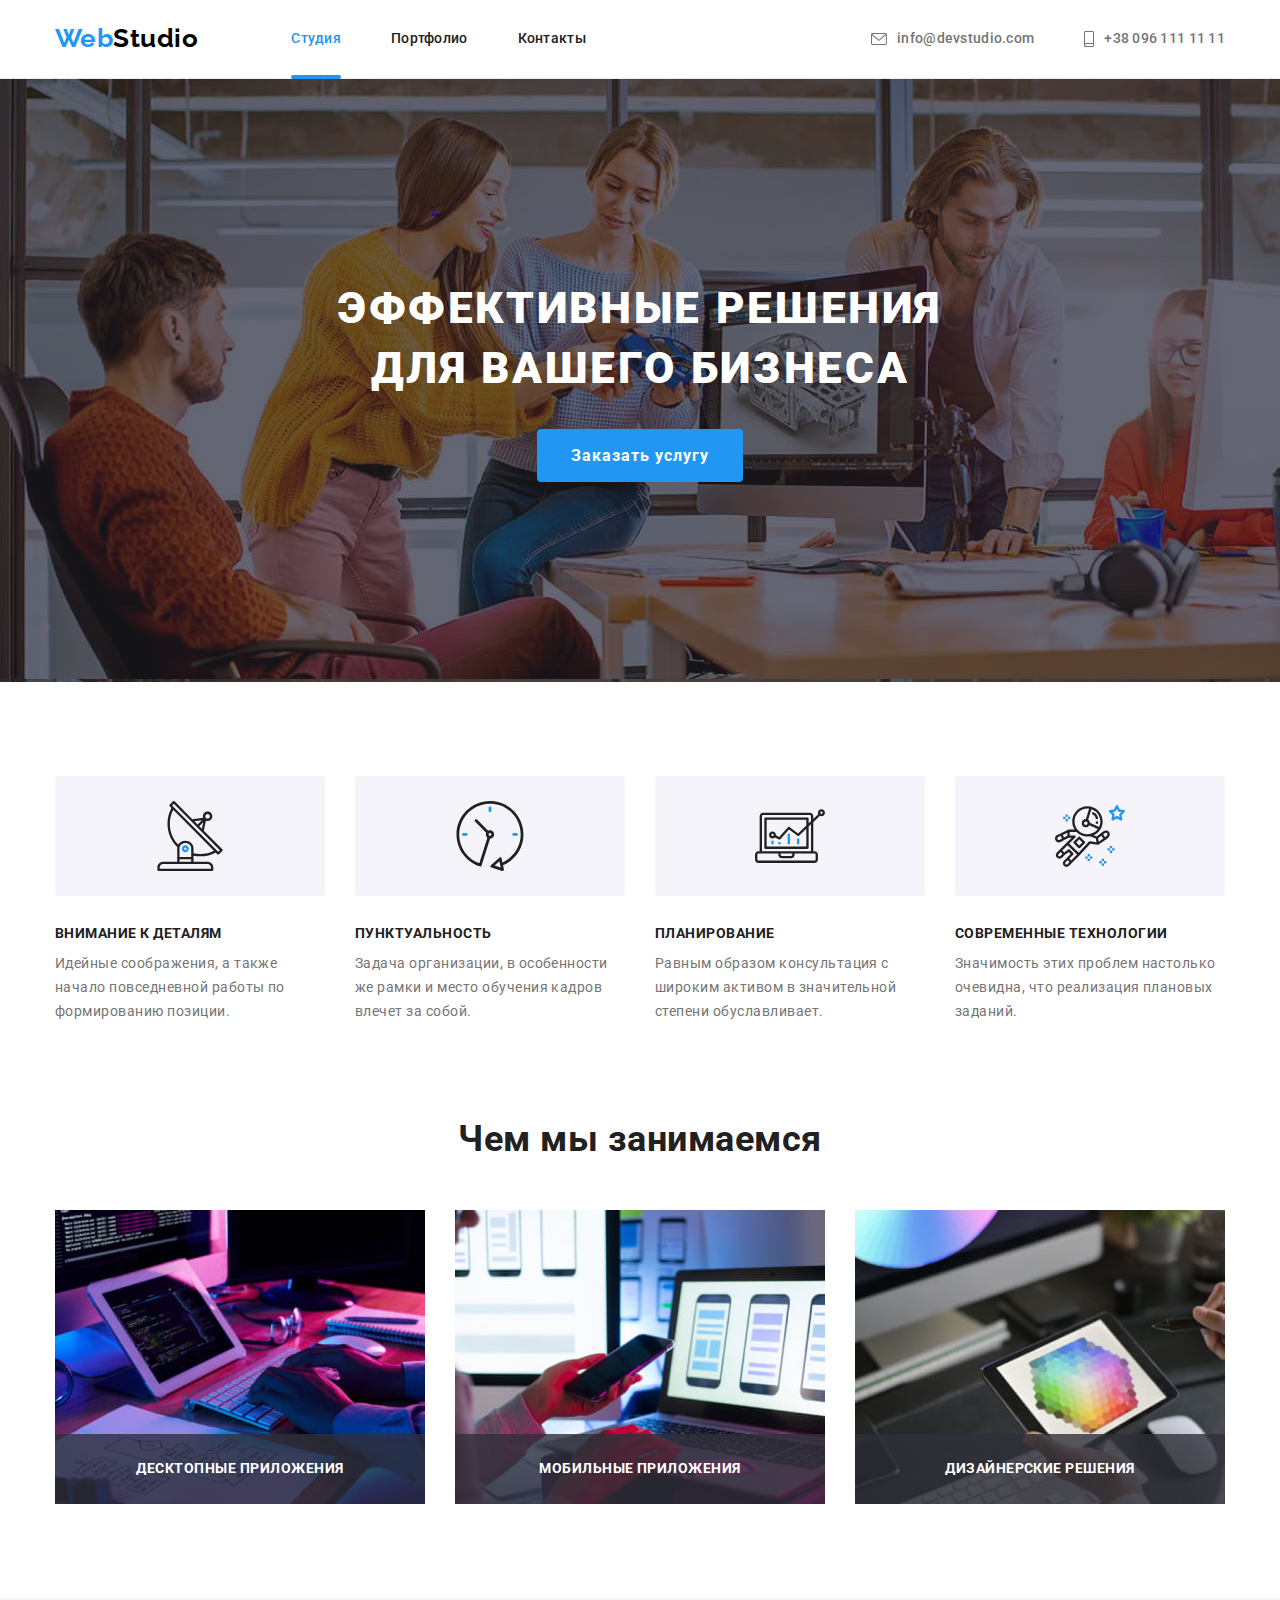
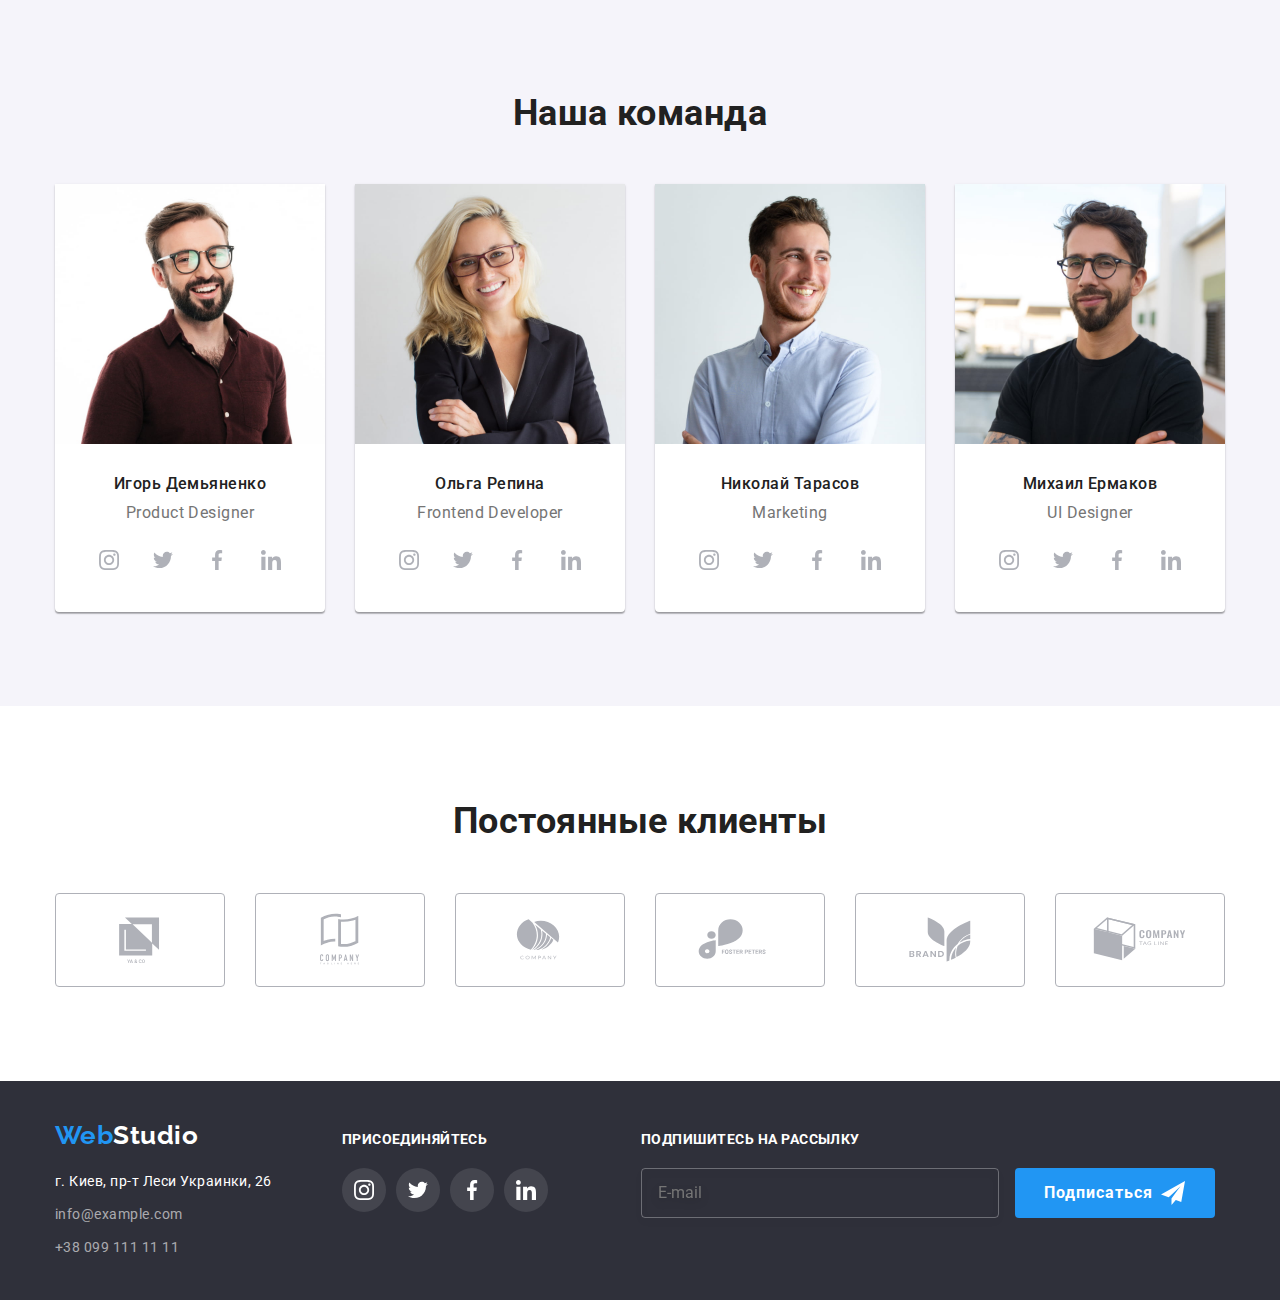
<file: index.html>
<!DOCTYPE html>
<html lang="ru">
  <head>
    <meta charset="UTF-8" />
    <meta http-equiv="X-UA-Compatible" content="IE=edge" />
    <meta name="viewport" content="width=device-width, initial-scale=1.0" />
    <title>Студия</title>
    <link rel="preconnect" href="https://fonts.googleapis.com" />
    <link rel="preconnect" href="https://fonts.gstatic.com" crossorigin />
    <link
      href="https://fonts.googleapis.com/css2?family=Raleway:wght@700&family=Roboto:wght@400;500;700;900&display=swap"
      rel="stylesheet"
    />
    <link
      rel="stylesheet"
      href="https://cdnjs.cloudflare.com/ajax/libs/modern-normalize/1.1.0/modern-normalize.min.css"
    />
    <link rel="stylesheet" href="./css/styles.css" />
  </head>
  <body>
    <header class="header">
      <div class="contanier header-content">
        <nav class="header-nav">
          <a href="./index.html" class="logo logo-header" lang="en"
            >Web<span class="hdr">Studio</span>
          </a>
          <ul class="header-list list">
            <li class="header-item">
              <a href="./index.html" class="header-link link current transitions">Студия</a>
            </li>
            <li class="header-item">
              <a href="./portfolio.html" class="header-link link transitions">Портфолио</a>
            </li>
            <li class="header-item">
              <a href="" class="header-link link transitions">Контакты</a>
            </li>
          </ul>
        </nav>
        <ul class="header-contacts list">
          <li class="header-contacts-item">
            <a href="mailto:info@devstudio.com" class="header-contact link transitions">
              <svg class="header-contacts-icon" width="16" height="12">
                <use href="./images/icons.svg#icon-envelope"></use>
              </svg>
              info@devstudio.com
            </a>
          </li>
          <li class="header-contacts-item">
            <a href="tel:+380961111111" class="header-contact link transitions">
              <svg class="header-contacts-icon" width="10" height="16">
                <use href="./images/icons.svg#icon-smartphone"></use>
              </svg>
              +38 096 111 11 11
            </a>
          </li>
        </ul>
      </div>
    </header>
    <main>
      <section class="hero">
        <div class="contanier">
          <h1 class="hero-title">Эффективные решения для вашего бизнеса</h1>
          <button type="button" class="hero-button button transitions" data-modal-open>
            Заказать услугу
          </button>
        </div>
      </section>
      <section class="peculiarities">
        <!--заголовок не видимый-->
        <div class="contanier">
          <h2 class="visually-hidden">Особенности</h2>
          <ul class="peculiarities-list list">
            <li class="peculiarities-item">
              <div class="peculiarities-item-icon">
                <svg width="70" height="70">
                  <use href="./images/icons.svg#icon-antenna"></use>
                </svg>
              </div>
              <h3 class="peculiarities-item-title">Внимание к деталям</h3>
              <p class="peculiarities-item-text">
                Идейные соображения, а также начало повседневной работы по формированию позиции.
              </p>
            </li>
            <li class="peculiarities-item">
              <div class="peculiarities-item-icon">
                <svg width="70" height="70">
                  <use href="./images/icons.svg#icon-clock"></use>
                </svg>
              </div>
              <h3 class="peculiarities-item-title">Пунктуальность</h3>
              <p class="peculiarities-item-text">
                Задача организации, в особенности же рамки и место обучения кадров влечет за собой.
              </p>
            </li>
            <li class="peculiarities-item">
              <div class="peculiarities-item-icon">
                <svg width="70" height="70">
                  <use href="./images/icons.svg#icon-diagram"></use>
                </svg>
              </div>
              <h3 class="peculiarities-item-title">Планирование</h3>
              <p class="peculiarities-item-text">
                Равным образом консультация с широким активом в значительной степени обуславливает.
              </p>
            </li>
            <li class="peculiarities-item">
              <div class="peculiarities-item-icon">
                <svg width="70" height="70">
                  <use href="./images/icons.svg#icon-astronaut"></use>
                </svg>
              </div>
              <h3 class="peculiarities-item-title">Современные технологии</h3>
              <p class="peculiarities-item-text">
                Значимость этих проблем настолько очевидна, что реализация плановых заданий.
              </p>
            </li>
          </ul>
        </div>
      </section>
      <section class="working">
        <div class="contanier">
          <h2 class="working-title title">Чем мы занимаемся</h2>
          <ul class="working-list list">
            <li class="working-item">
              <img class="working-img" src="./images/desktop.jpg" alt="Десктоп" width="370" />
              <h3 class="working-top-title">Десктопные приложения</h3>
            </li>
            <li class="working-item">
              <img class="working-img" src="./images/mobile.jpg" alt="Смартфон" width="370" />
              <h3 class="working-top-title">Мобильные приложения</h3>
            </li>
            <li class="working-item">
              <img class="working-img" src="./images/table.jpg" alt="Планшет" width="370" />
              <h3 class="working-top-title">Дизайнерские решения</h3>
            </li>
          </ul>
        </div>
      </section>
      <section class="developers">
        <div class="contanier">
          <h2 class="developers-title title">Наша команда</h2>
          <ul class="developers-list list">
            <li class="developers-item">
              <img src="./images/photo-product-designer.jpg" alt="Дизайнер" width="270" />
              <div class="emploees-text">
                <h3 class="developers-name name emploees">Игорь Демьяненко</h3>
                <p class="developers-position emploees" lang="en">Product Designer</p>
                <ul class="developers-social-list list">
                  <li class="developers-social-item">
                    <a href="" class="developers-social-icon transitions">
                      <svg width="20" height="20">
                        <use href="./images/icons.svg#icon-instagram"></use>
                      </svg>
                      <span class="visually-hidden">instagram</span>
                    </a>
                  </li>
                  <li class="developers-social-item">
                    <a href="" class="developers-social-icon transitions">
                      <svg width="20" height="20">
                        <use href="./images/icons.svg#icon-twitter"></use>
                      </svg>
                      <span class="visually-hidden">twitter</span>
                    </a>
                  </li>
                  <li class="developers-social-item">
                    <a href="" class="developers-social-icon transitions">
                      <svg width="20" height="20">
                        <use href="./images/icons.svg#icon-facebook"></use>
                      </svg>
                      <span class="visually-hidden">facebook</span>
                    </a>
                  </li>
                  <li class="developers-social-item">
                    <a href="" class="developers-social-icon transitions">
                      <svg width="20" height="20">
                        <use href="./images/icons.svg#icon-linkedin"></use>
                      </svg>
                      <span class="visually-hidden">linkedin</span>
                    </a>
                  </li>
                </ul>
              </div>
            </li>
            <li class="developers-item">
              <img
                src="./images/photo-frontend-developer.jpg"
                alt="Фронтенд-разработчик"
                width="270"
              />
              <div class="emploees-text">
                <h3 class="developers-name name emploees">Ольга Репина</h3>
                <p class="developers-position emploees" lang="en">Frontend Developer</p>
                <ul class="developers-social-list list">
                  <li class="developers-social-item">
                    <a href="" class="developers-social-icon transitions">
                      <svg width="20" height="20">
                        <use href="./images/icons.svg#icon-instagram"></use>
                      </svg>
                      <span class="visually-hidden">instagram</span>
                    </a>
                  </li>
                  <li class="developers-social-item">
                    <a href="" class="developers-social-icon transitions">
                      <svg width="20" height="20">
                        <use href="./images/icons.svg#icon-twitter"></use>
                      </svg>
                      <span class="visually-hidden">twitter</span>
                    </a>
                  </li>
                  <li class="developers-social-item">
                    <a href="" class="developers-social-icon transitions">
                      <svg width="20" height="20">
                        <use href="./images/icons.svg#icon-facebook"></use>
                      </svg>
                      <span class="visually-hidden">facebook</span>
                    </a>
                  </li>
                  <li class="developers-social-item">
                    <a href="" class="developers-social-icon transitions">
                      <svg width="20" height="20">
                        <use href="./images/icons.svg#icon-linkedin"></use>
                      </svg>
                      <span class="visually-hidden">linkedin</span>
                    </a>
                  </li>
                </ul>
              </div>
            </li>
            <li class="developers-item">
              <img src=".//images/photo-marketing.jpg" alt="Маркетинг" width="270" />
              <div class="emploees-text">
                <h3 class="developers-name name emploees">Николай Тарасов</h3>
                <p class="developers-position emploees" lang="en">Marketing</p>
                <ul class="developers-social-list list">
                  <li class="developers-social-item">
                    <a href="" class="developers-social-icon transitions">
                      <svg width="20" height="20">
                        <use href="./images/icons.svg#icon-instagram"></use>
                      </svg>
                      <span class="visually-hidden">instagram</span>
                    </a>
                  </li>
                  <li class="developers-social-item">
                    <a href="" class="developers-social-icon transitions">
                      <svg width="20" height="20">
                        <use href="./images/icons.svg#icon-twitter"></use>
                      </svg>
                      <span class="visually-hidden">twitter</span>
                    </a>
                  </li>
                  <li class="developers-social-item">
                    <a href="" class="developers-social-icon transitions">
                      <svg width="20" height="20">
                        <use href="./images/icons.svg#icon-facebook"></use>
                      </svg>
                      <span class="visually-hidden">facebook</span>
                    </a>
                  </li>
                  <li class="developers-social-item">
                    <a href="" class="developers-social-icon transitions">
                      <svg width="20" height="20">
                        <use href="./images/icons.svg#icon-linkedin"></use>
                      </svg>
                      <span class="visually-hidden">linkedin</span>
                    </a>
                  </li>
                </ul>
              </div>
            </li>
            <li class="developers-item">
              <img src="./images/photo-uI-designer.jpg" alt="UI-дизайнер" width="270" />
              <div class="emploees-text">
                <h3 class="developers-name name emploees">Михаил Ермаков</h3>
                <p class="developers-position emploees" lang="en">UI Designer</p>
                <ul class="developers-social-list list">
                  <li class="developers-social-item">
                    <a href="" class="developers-social-icon transitions">
                      <svg width="20" height="20">
                        <use href="./images/icons.svg#icon-instagram"></use>
                      </svg>
                      <span class="visually-hidden">instagram</span>
                    </a>
                  </li>
                  <li class="developers-social-item">
                    <a href="" class="developers-social-icon transitions">
                      <svg width="20" height="20">
                        <use href="./images/icons.svg#icon-twitter"></use>
                      </svg>
                      <span class="visually-hidden">twitter</span>
                    </a>
                  </li>
                  <li class="developers-social-item">
                    <a href="" class="developers-social-icon transitions">
                      <svg width="20" height="20">
                        <use href="./images/icons.svg#icon-facebook"></use>
                      </svg>
                      <span class="visually-hidden">facebook</span>
                    </a>
                  </li>
                  <li class="developers-social-item">
                    <a href="" class="developers-social-icon transitions">
                      <svg width="20" height="20">
                        <use href="./images/icons.svg#icon-linkedin"></use>
                      </svg>
                      <span class="visually-hidden">linkedin</span>
                    </a>
                  </li>
                </ul>
              </div>
            </li>
          </ul>
        </div>
      </section>
      <section class="clients">
        <div class="contanier">
          <h2 class="clients-title title">Постоянные клиенты</h2>
          <ul class="clients-list list">
            <li class="clients-item">
              <a href="" class="clients-link link transitions">
                <svg class="clients-icon" width="106" height="60">
                  <use href="./images/icons.svg#icon-Logo-one"></use>
                </svg>
              </a>
            </li>
            <li class="clients-item">
              <a href="" class="clients-link link transitions">
                <svg class="clients-icon" width="106" height="60">
                  <use href="./images/icons.svg#icon-Logo-two"></use>
                </svg>
              </a>
            </li>
            <li class="clients-item">
              <a href="" class="clients-link link transitions">
                <svg class="clients-icon" width="106" height="60">
                  <use href="./images/icons.svg#icon-Logo-three"></use>
                </svg>
              </a>
            </li>
            <li class="clients-item">
              <a href="" class="clients-link link transitions">
                <svg class="clients-icon" width="106" height="60">
                  <use href="./images/icons.svg#icon-Logo-four"></use>
                </svg>
              </a>
            </li>
            <li class="clients-item">
              <a href="" class="clients-link link transitions">
                <svg class="clients-icon" width="106" height="60">
                  <use href="./images/icons.svg#icon-Logo-five"></use>
                </svg>
              </a>
            </li>
            <li class="clients-item">
              <a href="" class="clients-link link transitions">
                <svg class="clients-icon" width="106" height="60">
                  <use href="./images/icons.svg#icon-Logo-six"></use>
                </svg>
              </a>
            </li>
          </ul>
        </div>
      </section>
    </main>
    <footer class="footer">
      <div class="footer-content contanier">
        <div class="footer-address">
          <a href="./index.html" class="logo logo-footer" lang="en"
            >Web<span class="ftr">Studio</span>
          </a>
          <address class="address">
            <ul class="address-list list">
              <li class="address-item">
                <a
                  href="https://goo.gl/maps/TxTMKxAQMS6T1ihJ8"
                  target="_blank"
                  rel="nofollow noreferrer "
                  class="address-map link transitions"
                  >г. Киев, пр-т Леси Украинки, 26
                </a>
              </li>
              <li class="address-item">
                <a href="mailto:info@example.com" class="footer-contact link transitions"
                  >info@example.com</a
                >
              </li>
              <li class="address-item">
                <a href="tel:+380991111111" class="footer-contact link transitions"
                  >+38 099 111 11 11</a
                >
              </li>
            </ul>
          </address>
        </div>
        <div class="footer-social">
          <h3 class="footer-social-title">присоединяйтесь</h3>
          <ul class="footer-social-list list">
            <li class="footer-social-item">
              <a href="" class="footer-social-icon transitions">
                <svg width="20" height="20">
                  <use href="./images/icons.svg#icon-instagram"></use>
                </svg>
                <span class="visually-hidden">instagram</span>
              </a>
            </li>
            <li class="footer-social-item">
              <a href="" class="footer-social-icon transitions">
                <svg width="20" height="20">
                  <use href="./images/icons.svg#icon-twitter"></use>
                </svg>
                <span class="visually-hidden">twitter</span>
              </a>
            </li>
            <li class="footer-social-item">
              <a href="" class="footer-social-icon transitions">
                <svg width="20" height="20">
                  <use href="./images/icons.svg#icon-facebook"></use>
                </svg>
                <span class="visually-hidden">facebook</span>
              </a>
            </li>
            <li class="footer-social-item">
              <a href="" class="footer-social-icon transitions">
                <svg width="20" height="20">
                  <use href="./images/icons.svg#icon-linkedin"></use>
                </svg>
                <span class="visually-hidden">linkedin</span>
              </a>
            </li>
          </ul>
        </div>
        <form class="footer-email-form" autocomplete="off">
          <b class="footer-email-form-text">Подпишитесь на рассылку</b>
          <input type="email" name="email" placeholder="E-mail" class="footer-email-form-input form-reset-input transitions">
          <button type="submit" class="footer-email-form-btn button transitions">
            <svg width="24" height="24" class="footer-email-form-icon">
              <use href="./images/icons.svg#icon-send"></use>
            </svg>Подписаться
          </button>
        </form>
        </div>
      </div>
    </footer>
    <div class="backdrop is-hidden" data-modal>
      <div class="modal">
        <form class="form-modal" autocomplete="off">
          <p class="form-modal-title">Оставьте свои данные, мы вам перезвоним</p>
          <label class="form-field">
            <span class="form-field-name">Имя</span>
            <input type="text" name="name" class="form-input form-reset-input">
            <svg width="18" height="18" class="form-modal-input-icon">
              <use href="./images/icons.svg#icon-name"></use>
          </svg>
          </label>
          <label class="form-field">
            <span class="form-field-name">Телефон</span>
            <input type="tel" name="tel" class="form-input form-reset-input">
            <svg width="18" height="18" class="form-modal-input-icon">
              <use href="./images/icons.svg#icon-phone"></use>
          </svg>
          </label>
          <label class="form-field">
            <span class="form-field-name">Почта</span>
            <input type="email" name="email" class="form-input form-reset-input">
            <svg width="18" height="18" class="form-modal-input-icon">
              <use href="./images/icons.svg#icon-email"></use>
          </svg>
          </label>
          <label class="form-field form-field-textarea">
            <span class="form-field-name">Комментарий</span>
            <textarea name="comment" class="form-textarea form-reset-input" placeholder="Введите текст"></textarea>
          </label>
          <label class="form-checkbox">
            <input type="checkbox" name="checkbox" class="form-checkbox-input visually-hidden">
            <span class="castom-check"><svg width="11" height="8"><use href="./images/icons.svg#icon-check"></use></svg></span>
            <span class="form-checkbox-name">Соглашаюсь с рассылкой и принимаю <a href="" class="policy-link">Условия договора</a></span>
          </label>
          <button type="submit" class="form-send-btn button transitions">
            Отправить
          </button>
        </form>
        <button type="button" class="modal-close-btn transitions" data-modal-close>
          <svg width="18" height="18">
            <use href="./images/icons.svg#icon-close"></use>
          </svg>
        </button>
      </div>
    </div>
    <script src="./js/modal.js"></script>
  </body>
</html>
</file>
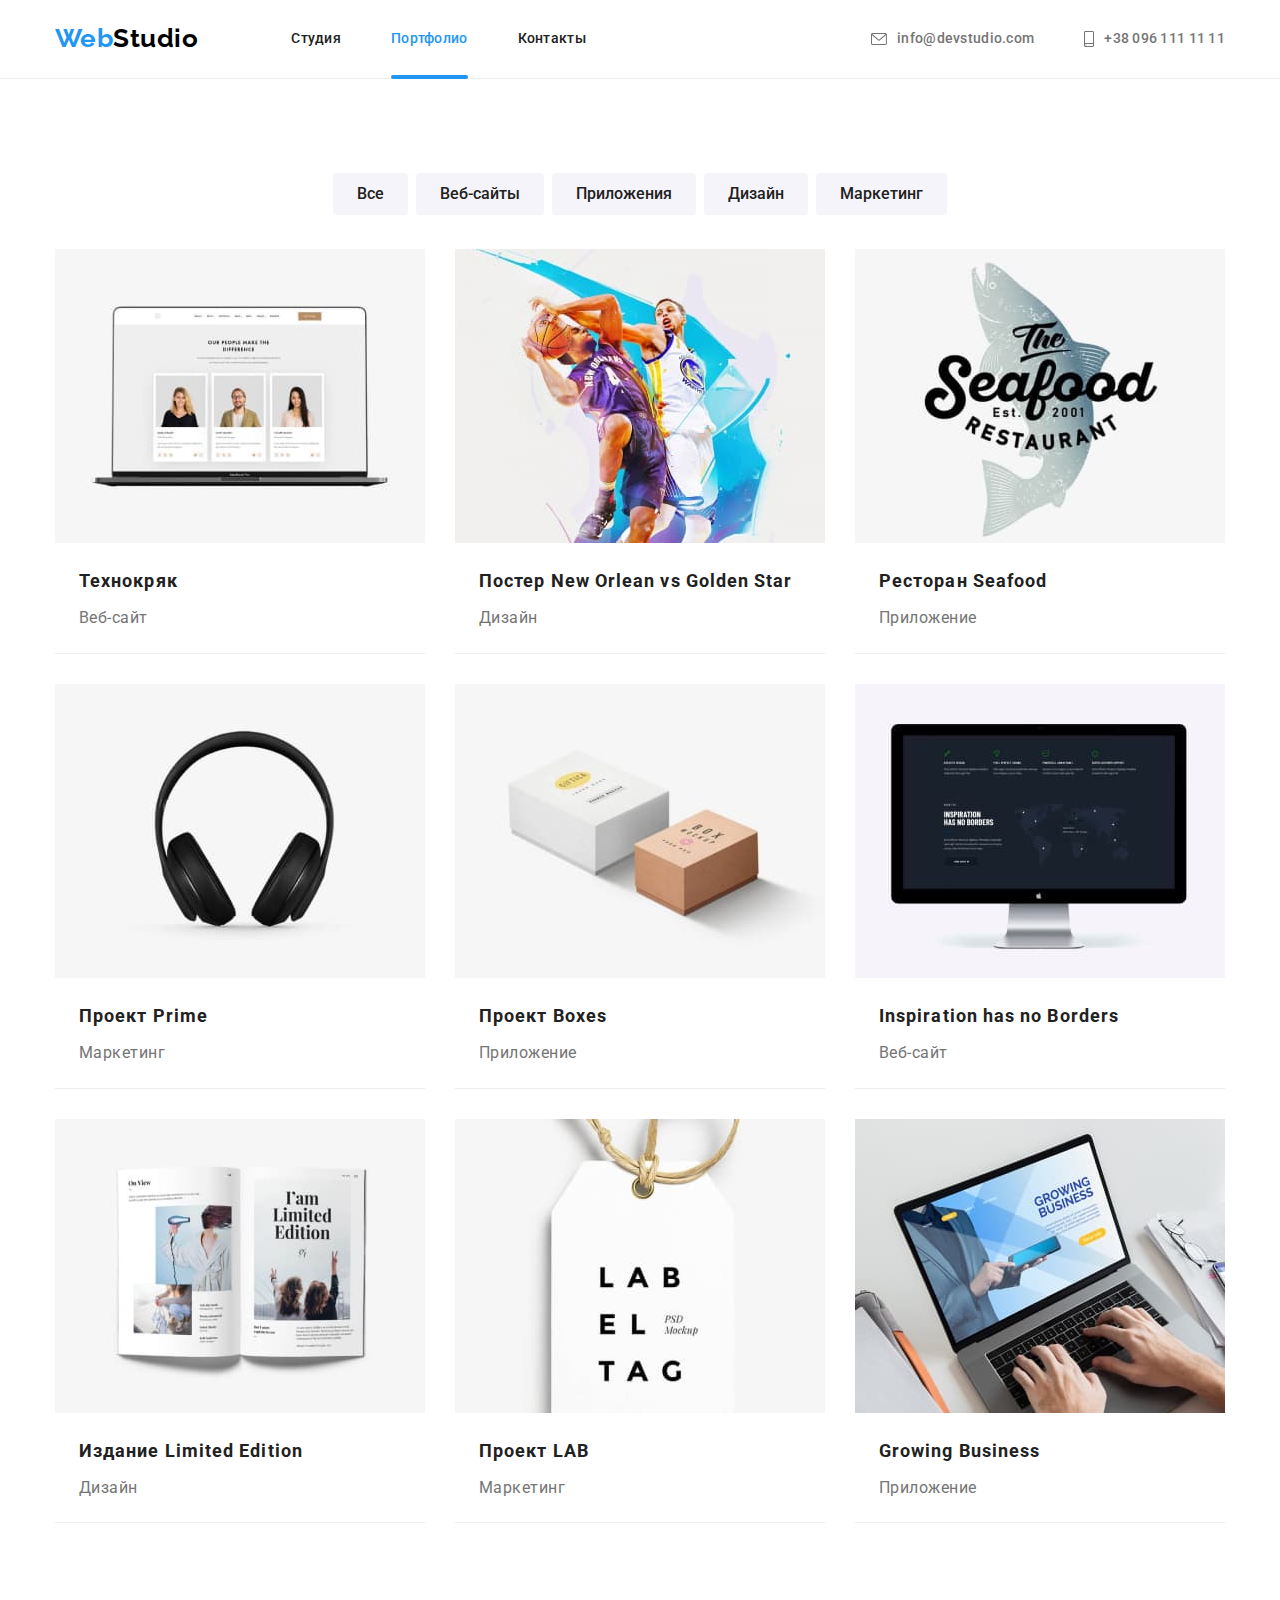
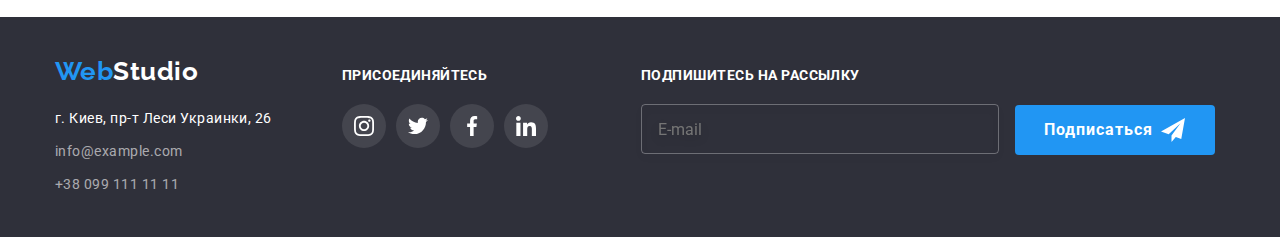
<file: portfolio.html>
<!DOCTYPE html>
<html lang="ru">
  <head>
    <meta charset="UTF-8" />
    <meta http-equiv="X-UA-Compatible" content="IE=edge" />
    <meta name="viewport" content="width=device-width, initial-scale=1.0" />
    <title>Портфолио</title>
    <link
      href="https://fonts.googleapis.com/css2?family=Raleway:wght@700&family=Roboto:wght@400;500;700;900&display=swap"
      rel="stylesheet"
    />
    <link
      rel="stylesheet"
      href="https://cdnjs.cloudflare.com/ajax/libs/modern-normalize/1.1.0/modern-normalize.min.css"
    />
    <link rel="stylesheet" href="./css/styles.css" />
  </head>
  <body>
    <header class="header">
      <div class="contanier header-content">
        <nav class="header-nav">
          <a href="./index.html" class="logo logo-header" lang="en"
            >Web<span class="hdr">Studio</span></a
          >
          <ul class="header-list list">
            <li class="header-item">
              <a href="./index.html" class="header-link link transitions">Студия</a>
            </li>
            <li class="header-item">
              <a href="./portfolio.html" class="header-link link current transitions">Портфолио</a>
            </li>
            <li class="header-item">
              <a href="" class="header-link link transitions">Контакты</a>
            </li>
          </ul>
        </nav>
        <ul class="header-contacts list">
          <li class="header-contacts-item">
            <a href="mailto:info@devstudio.com" class="header-contact link transitions">
              <svg class="header-contacts-icon" width="16" height="12">
                <use href="./images/icons.svg#icon-envelope"></use>
              </svg>
              info@devstudio.com
            </a>
          </li>
          <li class="header-contacts-item">
            <a href="tel:+380961111111" class="header-contact link transitions">
              <svg class="header-contacts-icon" width="10" height="16">
                <use href="./images/icons.svg#icon-smartphone"></use>
              </svg>
              +38 096 111 11 11
            </a>
          </li>
        </ul>
      </div>
    </header>
    <main>
      <section class="portfolio">
        <!--заголовок не видимый-->
        <div class="contanier portfolio-content">
          <h1 class="visually-hidden">Портфолио</h1>
          <ul class="filters-list list">
            <li class="filters-item">
              <button type="button" class="filters-btn button transitions">Все</button>
            </li>
            <li class="filters-item">
              <button type="button" class="filters-btn button transitions">Веб-сайты</button>
            </li>
            <li class="filters-item">
              <button type="button" class="filters-btn button transitions">Приложения</button>
            </li>
            <li class="filters-item">
              <button type="button" class="filters-btn button transitions">Дизайн</button>
            </li>
            <li class="filters-item">
              <button type="button" class="filters-btn button transitions">Маркетинг</button>
            </li>
          </ul>
          <ul class="products-list list">
            <li class="products-item">
              <a href="" class="products-item-link transitions">
                <div class="products-thumb">
                  <img
                    src="./images/website-technokryak.jpg"
                    alt="Страница веб-сайта"
                    width="370"
                  />
                  <p class="products-top-text transitions">
                    Технокряк это современная площадка распространения коронавируса. Компании
                    используют эту платформу для цифрового шпионажа и атак на защищённые сервера
                    конкурентов.
                  </p>
                </div>
                <div class="products-item-text-content">
                  <h2 class="products-item-title">Технокряк</h2>
                  <p class="products-item-text">Веб-сайт</p>
                </div>
              </a>
            </li>
            <li class="products-item">
              <a href="" class="products-item-link transitions">
                <div class="products-thumb">
                  <img src="./images/design-post.jpg" alt="Блок-шот" width="370" />
                  <p class="products-top-text transitions">
                    Технокряк это современная площадка распространения коронавируса. Компании
                    используют эту платформу для цифрового шпионажа и атак на защищённые сервера
                    конкурентов.
                  </p>
                </div>
                <div class="products-item-text-content">
                  <h2 class="products-item-title">
                    Постер <span lang="en">New Orlean vs Golden Star</span>
                  </h2>
                  <p class="products-item-text">Дизайн</p>
                </div>
              </a>
            </li>
            <li class="products-item">
              <a href="" class="products-item-link transitions">
                <div class="products-thumb">
                  <img src="./images/application-seafood.jpg" alt="Лого ресторана" width="370" />
                  <p class="products-top-text transitions">
                    Технокряк это современная площадка распространения коронавируса. Компании
                    используют эту платформу для цифрового шпионажа и атак на защищённые сервера
                    конкурентов.
                  </p>
                </div>
                <div class="products-item-text-content">
                  <h2 class="products-item-title">Ресторан <span lang="en">Seafood</span></h2>
                  <p class="products-item-text">Приложение</p>
                </div>
              </a>
            </li>
            <li class="products-item">
              <a href="" class="products-item-link transitions">
                <div class="products-thumb">
                  <img src="./images/marketing-project-prime.jpg" alt="Наушники" width="370" />
                  <p class="products-top-text transitions">
                    Технокряк это современная площадка распространения коронавируса. Компании
                    используют эту платформу для цифрового шпионажа и атак на защищённые сервера
                    конкурентов.
                  </p>
                </div>
                <div class="products-item-text-content">
                  <h2 class="products-item-title">Проект <span lang="en">Prime</span></h2>
                  <p class="products-item-text">Маркетинг</p>
                </div>
              </a>
            </li>
            <li class="products-item">
              <a href="" class="products-item-link transitions">
                <div class="products-thumb">
                  <img src="./images/application-project-boxes.jpg" alt="Две коробки" width="370" />
                  <p class="products-top-text transitions">
                    Технокряк это современная площадка распространения коронавируса. Компании
                    используют эту платформу для цифрового шпионажа и атак на защищённые сервера
                    конкурентов.
                  </p>
                </div>
                <div class="products-item-text-content">
                  <h2 class="products-item-title">Проект <span lang="en">Boxes</span></h2>
                  <p class="products-item-text">Приложение</p>
                </div>
              </a>
            </li>
            <li class="products-item">
              <a href="" class="products-item-link transitions">
                <div class="products-thumb">
                  <img
                    src="./images/website-inspiration.jpg"
                    alt="Страница веб-сайта"
                    width="370"
                  />
                  <p class="products-top-text transitions">
                    Технокряк это современная площадка распространения коронавируса. Компании
                    используют эту платформу для цифрового шпионажа и атак на защищённые сервера
                    конкурентов.
                  </p>
                </div>
                <div class="products-item-text-content">
                  <h2 class="products-item-title" lang="en">Inspiration has no Borders</h2>
                  <p class="products-item-text">Веб-сайт</p>
                </div>
              </a>
            </li>
            <li class="products-item">
              <a href="" class="products-item-link transitions">
                <div class="products-thumb">
                  <img src="./images/design-limited-edition.jpg" alt="Страницы книги" width="370" />
                  <p class="products-top-text transitions">
                    Технокряк это современная площадка распространения коронавируса. Компании
                    используют эту платформу для цифрового шпионажа и атак на защищённые сервера
                    конкурентов.
                  </p>
                </div>
                <div class="products-item-text-content">
                  <h2 class="products-item-title">
                    Издание <span lang="en">Limited Edition</span>
                  </h2>
                  <p class="products-item-text">Дизайн</p>
                </div>
              </a>
            </li>
            <li class="products-item">
              <a href="" class="products-item-link transitions">
                <div class="products-thumb">
                  <img src="./images/marketing-project-lab.jpg" alt="Ярлык" width="370" />
                  <p class="products-top-text transitions">
                    Технокряк это современная площадка распространения коронавируса. Компании
                    используют эту платформу для цифрового шпионажа и атак на защищённые сервера
                    конкурентов.
                  </p>
                </div>
                <div class="products-item-text-content">
                  <h2 class="products-item-title">Проект LAB</h2>
                  <p class="products-item-text">Маркетинг</p>
                </div>
              </a>
            </li>
            <li class="products-item">
              <a href="" class="products-item-link transitions">
                <div class="products-thumb">
                  <img
                    src="./images/application-growing-business.jpg"
                    alt="Страница на экране ноутбука"
                    width="370"
                  />
                  <p class="products-top-text transitions">
                    Технокряк это современная площадка распространения коронавируса. Компании
                    используют эту платформу для цифрового шпионажа и атак на защищённые сервера
                    конкурентов.
                  </p>
                </div>
                <div class="products-item-text-content">
                  <h2 class="products-item-title" lang="en">Growing Business</h2>
                  <p class="products-item-text">Приложение</p>
                </div>
              </a>
            </li>
          </ul>
        </div>
      </section>
    </main>
    <footer class="footer">
      <div class="footer-content contanier">
        <div class="footer-address">
          <a href="./index.html" class="logo logo-footer" lang="en"
            >Web<span class="ftr">Studio</span>
          </a>
          <address class="address">
            <ul class="address-list list">
              <li class="address-item">
                <a
                  href="https://goo.gl/maps/TxTMKxAQMS6T1ihJ8"
                  target="_blank"
                  rel="nofollow noreferrer "
                  class="address-map link transitions"
                  >г. Киев, пр-т Леси Украинки, 26
                </a>
              </li>
              <li class="address-item">
                <a href="mailto:info@example.com" class="footer-contact link transitions"
                  >info@example.com</a
                >
              </li>
              <li class="address-item">
                <a href="tel:+380991111111" class="footer-contact link transitions"
                  >+38 099 111 11 11</a
                >
              </li>
            </ul>
          </address>
        </div>
        <div class="footer-social">
          <h3 class="footer-social-title">присоединяйтесь</h3>
          <ul class="footer-social-list list">
            <li class="footer-social-item">
              <a href="" class="footer-social-icon transitions">
                <svg width="20" height="20">
                  <use href="./images/icons.svg#icon-instagram"></use>
                </svg>
                <span class="visually-hidden">instagram</span>
              </a>
            </li>
            <li class="footer-social-item">
              <a href="" class="footer-social-icon transitions">
                <svg width="20" height="20">
                  <use href="./images/icons.svg#icon-twitter"></use>
                </svg>
                <span class="visually-hidden">twitter</span>
              </a>
            </li>
            <li class="footer-social-item">
              <a href="" class="footer-social-icon transitions">
                <svg width="20" height="20">
                  <use href="./images/icons.svg#icon-facebook"></use>
                </svg>
                <span class="visually-hidden">facebook</span>
              </a>
            </li>
            <li class="footer-social-item">
              <a href="" class="footer-social-icon transitions">
                <svg width="20" height="20">
                  <use href="./images/icons.svg#icon-linkedin"></use>
                </svg>
                <span class="visually-hidden">linkedin</span>
              </a>
            </li>
          </ul>
        </div>
        <form class="footer-email-form" autocomplete="off">
          <b class="footer-email-form-text">Подпишитесь на рассылку</b>
          <input
            type="email"
            name="email"
            placeholder="E-mail"
            class="footer-email-form-input form-reset-input transitions"
          />
          <button type="submit" class="footer-email-form-btn button transitions">
            <svg width="24" height="24" class="footer-email-form-icon">
              <use href="./images/icons.svg#icon-send"></use></svg
            >Подписаться
          </button>
        </form>
      </div>
    </footer>
  </body>
</html>
</file>
<file: css/styles.css>
/* Используемые цвета в проекте */
/* основной цвет текста - #212121 */
/* вторичный цвет текста - #757575 */
/* цвет текста при наведении и цвет первой части лого - #2196F3 */
/* цвет текста второй части лого в шапке - #000000 */
/* цвет текста второй части лого в подвале - #FFFFFF */
/* цвет текста Hero - #FFFFFF */
/* цвет текста адреса - #FFFFFF */
/* цвет текста контактов в подвале - rgba(255, 255, 255, 0,6) */
/* цвет текста при акценте - #FFFFFF */
/* основной цвет фона - #E5E5E5 */
/* вторичный цвет фона - #2F303A */
/* цвет фона секции Наща команда - #F5F4FA */
/* цвет фона шапки - #FFFFFF */
/* акцент - #2196F3 */
/* цвет фона карточки продукта - #EEEEEE */
/* цвет фона кнопки фильтра - #F5F4FA */

:root {
  --primary-text-color: #212121;
  --secondary-text-color: #757575;
  --hover-text-color: #2196f3;
  --logo-text-color: #2196f3;
  --partlogo-text-color-header: #000000;
  --partlogo-text-color-footer: #ffffff;
  --hero-text-color: #ffffff;
  --addresse-text-color: #ffffff;
  --footer-text-color: rgba(255, 255, 255, 0.6);
  --accent-text-color: #ffffff;
  --primary-bg-color: #e5e5e5;
  --secondary-bg-color: #2f303a;
  --header-bg-color: #ffffff;
  --accent-color: #2196f3;
  --additional-bg-color: #f5f4fa;
  --white-bg-color: #ffffff;
  --product-card-bg-color: #ffffff;
  --accent-hero-btn-bg-color: #188ce8;
  --accent-icon-bg-color: #2196f3;
  --primary-icon-fill: #afb1b8;
  --accent-icon-fill: #ffffff;
  --modal-bg-color: #ffffff;
}

/* Общие свойства */

body {
  background-color: var(--white-bg-color);
  color: var(--primary-text-color);
  font-family: Roboto, sans-serif;
  letter-spacing: 0.03em;
}
a {
  color: var(--primary-text-color);
  text-decoration: none;
}
p {
  color: var(--secondary-text-color);
}
h1,
h2,
h3,
h4,
h5,
h6,
p {
  margin-top: 0;
  margin-bottom: 0;
}
img {
  display: block;
  width: 100%;
  height: auto;
}
.list {
  padding: 0;
  margin: 0;
  list-style: none;
}
.link {
  padding-top: 5px;
  padding-bottom: 5px;
}
.link:focus,
.link:hover {
  color: var(--hover-text-color);
}
.title {
  font-weight: 700;
  font-size: 36px;
  line-height: 1.17;
  text-align: center;
}
.logo {
  color: var(--logo-text-color);
  font-family: Raleway, sans-serif;
  font-weight: 700;
  font-size: 26px;
  line-height: 1.15;
}
.visually-hidden {
  position: absolute;
  white-space: nowrap;
  width: 1px;
  height: 1px;
  overflow: hidden;
  border: 0;
  padding: 0;
  clip: rect(0 0 0 0);
  clip-path: inset(50%);
  margin: -1px;
}
.current {
  color: var(--hover-text-color);
}
.current::after {
  position: absolute;
  content: '';
  top: 44px;
  left: 0;
  width: 100%;
  height: 4px;
  background-color: var(--hover-text-color);
  border-radius: 2px;
  cursor: auto;
}
.contanier {
  width: 1200px;
  margin-left: auto;
  margin-right: auto;
  padding-left: 15px;
  padding-right: 15px;
  /* outline: 2px solid #2196f3; */
}

/* Buttons */

.hero-button {
  padding-top: 10px;
  padding-right: 32px;
  padding-bottom: 10px;
  padding-left: 32px;
  font-weight: 700;
  line-height: 1.87;
  letter-spacing: 0.06em;
}
.button {
  border-color: transparent;
  border-radius: 4px;
  cursor: pointer;
  background-color: var(--additional-bg-color);
  color: var(--primary-text-color);
  font-size: 16px;
  font-family: inherit;
  text-align: center;
}
.hero-button,
.footer-email-form-btn,
.form-send-btn,
.button:hover,
.button:focus {
  background-color: var(--accent-color);
  color: var(--accent-text-color);
}
.hero-button:hover,
.hero-button:focus,
.footer-email-form-btn:hover,
.footer-email-form-btn:focus,
.form-send-btn:hover,
.form-send-btn:focus {
  background-color: var(--accent-hero-btn-bg-color);
  box-shadow: 0px 4px 4px rgba(0, 0, 0, 0.15);
}
.filters-btn {
  padding-top: 6px;
  padding-right: 22px;
  padding-bottom: 6px;
  padding-left: 22px;
  font-weight: 500;
  line-height: 1.62;
}
.filters-btn:hover,
.filters-btn:focus {
  box-shadow: 0px 3px 1px rgba(0, 0, 0, 0.1), 0px 1px 2px rgba(0, 0, 0, 0.08),
    0px 2px 2px rgba(0, 0, 0, 0.12);
}
.footer-email-form-btn {
  position: relative;
  padding: 8px 60px 8px 27px;
  font-weight: 700;
  font-size: 16px;
  line-height: 1.87;
  letter-spacing: 0.06em;
}
.form-send-btn {
  padding: 10px 55px 10px 56px;
  font-weight: 700;
  font-size: 16px;
  line-height: 1.87;
  letter-spacing: 0.06em;
  margin-top: 30px;
}

/* Переход */

.transitions {
  transition-property: color, background-color, box-shadow, border-color, transform, fill;
  transition-duration: 250ms;
  transition-timing-function: cubic-bezier(0.4, 0, 0.2, 1);
}

/* Сброс для форм */

.form-reset-input {
  background-color: transparent;
  border: none;
  outline: none;
}

/* -----Стили главной страницы----- */

/* Header */

.header {
  background-color: var(--header-bg-color);
  padding-top: 24px;
  padding-bottom: 24px;
  border-bottom: 1px solid #ececec;
}
.header-content {
  display: flex;
  align-items: center;
}
.header-nav {
  display: flex;
  align-items: center;
}
.logo-header {
  margin-right: 93px;
}
.hdr {
  color: var(--partlogo-text-color-header);
}
.header-list,
.header-contacts {
  font-weight: 500;
  font-size: 14px;
  line-height: 1.14;
  letter-spacing: 0.02em;
  display: flex;
  align-items: center;
}
.header-item {
  position: relative;
}
.header-item:not(:last-child) {
  margin-right: 50px;
}
.header-contacts {
  margin-left: auto;
}
.header-contacts-item {
  align-items: center;
}
.header-contacts-item:not(:last-child) {
  margin-right: 50px;
}
.header-contact {
  color: var(--secondary-text-color);
  display: flex;
  align-items: center;
}
.header-contacts-icon {
  margin-right: 10px;
  fill: currentColor;
}

/* Hero */

.hero {
  padding-top: 200px;
  padding-bottom: 200px;
  text-align: center;
  background-image: linear-gradient(rgba(47, 48, 58, 0.4), rgba(47, 48, 58, 0.4)),
    url(../images/hero-bg.jpg);
  background-color: var(--secondary-bg-color);
  color: var(--hero-text-color);
  max-width: 1600px;
  margin-right: auto;
  margin-left: auto;
}
.hero-title {
  width: 696px;
  margin-left: auto;
  margin-right: auto;
  margin-bottom: 30px;
  font-weight: 900;
  font-size: 44px;
  line-height: 1.36;
  letter-spacing: 0.06em;
  text-transform: uppercase;
}

/* Особенности */

.peculiarities {
  padding-top: 94px;
  padding-bottom: 94px;
}

.peculiarities-list {
  display: flex;
}

.peculiarities-item {
  width: calc((100% - 90px) / 4);
  margin-right: 30px;
}
.peculiarities-item:nth-child(4n) {
  margin-right: 0;
}
.peculiarities-item-icon {
  display: flex;
  width: 100%;
  justify-content: center;
  padding-top: 25px;
  padding-bottom: 25px;
  margin-bottom: 30px;
  border-radius: 4px;
  background-color: var(--additional-bg-color);
}
.peculiarities-item-title {
  margin-bottom: 10px;
  font-weight: 700;
  font-size: 14px;
  line-height: 1.14;
  text-transform: uppercase;
}
.peculiarities-item-text {
  font-size: 14px;
  line-height: 1.71;
}

/* Чем мы занимаемся */

.working {
  padding-bottom: 94px;
}
.working-title {
  margin-bottom: 50px;
}
.working-list {
  display: flex;
}
.working-item {
  position: relative;
  width: calc((100% - 60px) / 3);
  margin-right: 30px;
}
.working-item:nth-child(3n) {
  margin-right: 0;
}
.working-top-title {
  position: absolute;
  bottom: 0;
  left: 0;
  width: 100%;
  display: flex;
  justify-content: center;
  align-items: center;
  background-color: rgba(47, 48, 58, 0.8);
  color: var(--accent-text-color);
  padding-top: 27px;
  padding-bottom: 27px;
  font-weight: 700;
  font-size: 14px;
  line-height: 1.14;
  text-transform: uppercase;
}

/* Наша команда*/

.developers {
  background-color: var(--additional-bg-color);
  padding-top: 94px;
  padding-bottom: 94px;
}
.developers-title {
  margin-bottom: 50px;
}
.developers-list {
  display: flex;
}
.developers-item {
  width: calc((100% - 90px) / 4);
  margin-right: 30px;
  background-color: var(--white-bg-color);
  box-shadow: 0px 1px 3px rgba(0, 0, 0, 0.12), 0px 1px 1px rgba(0, 0, 0, 0.14),
    0px 2px 1px rgba(0, 0, 0, 0.2);
  border-top-left-radius: 0px;
  border-top-right-radius: 0px;
  border-bottom-right-radius: 4px;
  border-bottom-left-radius: 4px;
}
.developers-item:nth-child(4n) {
  margin-right: 0;
}
.emploees-text {
  padding-top: 30px;
  padding-bottom: 30px;
}
.name {
  font-weight: 500;
  margin-bottom: 10px;
}
.emploees {
  font-size: 16px;
  line-height: 1.19;
  text-align: center;
}
.developers-position {
  margin-bottom: 16px;
}
.developers-social-list {
  display: flex;
  justify-content: center;
  align-items: center;
}
.developers-social-item + .developers-social-item {
  margin-left: 10px;
}
.developers-social-icon {
  display: flex;
  width: 44px;
  height: 44px;
  justify-content: center;
  align-items: center;
  border-radius: 50%;
  color: #afb1b8;
  fill: currentColor;
}
.developers-social-icon:hover,
.developers-social-icon:focus {
  background-color: var(--accent-icon-bg-color);
  color: var(--accent-icon-fill);
}

/* Постоянные клиенты */

.clients {
  padding-top: 94px;
  padding-bottom: 94px;
}
.clients-title {
  margin-bottom: 50px;
}
.clients-list {
  display: flex;
}
.clients-item {
  width: calc((100% - 150px) / 6);
  margin-right: 30px;
}
.clients-item:last-child {
  margin-right: 0;
}
.clients-link {
  display: flex;
  justify-content: center;
  padding-top: 16px;
  padding-right: 32px;
  padding-bottom: 16px;
  padding-left: 32px;
  color: var(--primary-icon-fill);
  border: 1px solid var(--primary-icon-fill);
  border-radius: 4px;
}
.clients-link:hover,
.clients-link:focus {
  color: var(--accent-color);
  border-color: var(--accent-color);
}

.clients-icon {
  align-items: center;
  fill: currentColor;
}

/* Footer */

.footer {
  background-color: var(--secondary-bg-color);
  padding-top: 40px;
  padding-bottom: 40px;
}
.footer-content {
  display: flex;
  align-items: baseline;
}
.footer-address {
  margin-right: 70px;
}
.logo-footer {
  margin-bottom: 20px;
  display: inline-block;
}
.ftr {
  color: var(--partlogo-text-color-footer);
}
.address {
  font-style: normal;
  font-size: 14px;
  line-height: 1.71;
}
.address-item:not(:last-child) {
  margin-bottom: 9px;
}
.address-map {
  color: var(--addresse-text-color);
}
.footer-contact {
  color: var(--footer-text-color);
}
.footer-social {
  min-width: 206px;
  margin-right: 93px;
}
.footer-social-title {
  font-weight: 700;
  font-size: 14px;
  line-height: 1.14;
  letter-spacing: 0.03em;
  text-transform: uppercase;
  color: var(--addresse-text-color);
  margin-bottom: 20px;
}
.footer-social-list {
  display: flex;
}
.footer-social-item + .footer-social-item {
  margin-left: 10px;
}
.footer-social-icon {
  display: flex;
  width: 44px;
  height: 44px;
  justify-content: center;
  align-items: center;
  border-radius: 50%;
  fill: var(--accent-icon-fill);
  background-color: rgba(255, 255, 255, 0.1);
}
.footer-social-icon:hover,
.footer-social-icon:focus {
  background-color: var(--accent-icon-bg-color);
}
.footer-email-form-text {
  display: block;
  font-weight: 700;
  font-size: 14px;
  line-height: 1.14;
  text-transform: uppercase;
  color: var(--accent-text-color);
  margin-bottom: 20px;
}
.footer-email-form-input {
  font-weight: 400;
  font-size: 16px;
  line-height: 1.25;
  padding: 15px 16px;
  width: 358px;
  height: 50px;
  color: var(--footer-text-color);
  border: 1px solid rgba(255, 255, 255, 0.3);
  filter: drop-shadow(0px 4px 4px rgba(0, 0, 0, 0.15));
  border-radius: 4px;
  margin-right: 12px;
}
.footer-email-form-input:valid:not(:placeholder-shown) {
  border: 1px solid #00ff00;
}
.footer-email-form-input:invalid {
  border: 1px solid #ff0000;
}
.footer-email-form-input:focus:placeholder-shown {
  border: 1px solid var(--accent-color);
}
.footer-email-form-icon {
  position: absolute;
  top: 50%;
  right: 28px;
  transform: translateY(-50%);
}

/* -----Модальное окно----- */

.backdrop {
  width: 100vw;
  height: 100vh;
  position: fixed;
  top: 0;
  background-color: rgba(0, 0, 0, 0.2);
  transition: opacity 700ms, visibility 700ms;
}
.backdrop.is-hidden .modal {
  transform: rotate(180deg);
}
.modal {
  position: absolute;
  top: 50%;
  left: 50%;
  transform: translate(-50%, -50%);
  min-width: 528px;
  min-height: 581px;
  background-color: var(--modal-bg-color);
  box-shadow: 0px 1px 3px rgba(124, 122, 122, 0.12), 0px 1px 1px rgba(0, 0, 0, 0.14),
    0px 2px 1px rgba(0, 0, 0, 0.2);
  border-radius: 4px;
  transition: transform 700ms;
  padding: 40px;
}
.form-modal {
  display: flex;
  flex-direction: column;
  align-items: center;
}
.form-modal-title {
  font-weight: 700;
  font-size: 20px;
  line-height: 1.15;
  color: var(--primary-text-color);
  margin-bottom: 30px;
}
.form-field {
  position: relative;
  width: 100%;
}
.form-field + .form-field {
  margin-top: 28px;
}
.form-field-textarea {
  margin-bottom: 20px;
}
.form-field-name {
  position: absolute;
  top: -4px;
  left: 0;
  transform: translateY(-100%);
  font-weight: 400;
  font-size: 12px;
  line-height: 1.17;
  letter-spacing: 0.01em;
  color: var(--secondary-text-color);
}
.form-input,
.form-textarea {
  width: 100%;
  border: 1px solid rgba(33, 33, 33, 0.2);
  border-radius: 4px;
}
.form-input {
  height: 40px;
  padding: 9px 10px 9px 40px;
}
.form-input:focus-within,
.form-textarea:focus-within {
  border-color: var(--accent-color);
  box-shadow: 0px 1px 3px rgba(0, 0, 0, 0.12), 0px 1px 1px rgba(0, 0, 0, 0.14),
    0px 2px 1px rgba(0, 0, 0, 0.2);
}
.form-modal-input-icon {
  position: absolute;
  top: 50%;
  left: 12px;
  transform: translateY(-50%);
}
.form-input:focus-within + .form-modal-input-icon {
  fill: var(--accent-color);
}
.form-textarea {
  resize: none;
  height: 96px;
  padding: 12px 14px;
}
.form-textarea:placeholder-shown {
  font-size: 12px;
  line-height: 1.17;
  letter-spacing: 0.01em;
  color: rgba(117, 117, 117, 0.5);
}
.form-checkbox {
  display: flex;
  align-items: center;
  font-weight: 400;
  font-size: 14px;
  line-height: 1.71;
  color: var(--secondary-text-color);
}
.castom-check {
  width: 16px;
  height: 15px;
  display: flex;
  justify-content: center;
  align-items: center;
  border: 2px solid #212121;
  border-radius: 2px;
  fill: transparent;
  margin-right: 8px;
}
.form-checkbox-input:checked + .castom-check {
  background-color: var(--accent-icon-bg-color);
  fill: var(--accent-icon-fill);
  border: var(--accent-icon-bg-color);
}

.policy-link {
  text-decoration: underline;
  color: var(--accent-color);
}
.modal-close-btn {
  position: absolute;
  top: 8px;
  right: 8px;
  display: flex;
  justify-content: center;
  align-items: center;
  width: 30px;
  height: 30px;
  border-radius: 50%;
  border: 1px solid rgba(0, 0, 0, 0.1);
  background-color: transparent;
  padding: 0;
  cursor: pointer;
}
.modal-close-btn:hover,
.modal-close-btn:focus {
  fill: var(--accent-color);
  box-shadow: 0px 1px 3px rgba(0, 0, 0, 0.12), 0px 1px 1px rgba(0, 0, 0, 0.14),
    0px 2px 1px rgba(0, 0, 0, 0.2);
}
.is-hidden {
  opacity: 0;
  pointer-events: none;
  visibility: hidden;
}

/* -----Стили страницы Портфолио----- */

/* Products */

.portfolio {
  padding-top: 94px;
  padding-bottom: 94px;
}
.filters-list {
  display: flex;
  justify-content: center;
  margin-bottom: 34px;
}
.filters-item:not(:last-child) {
  margin-right: 8px;
}
.products-list {
  display: flex;
  flex-wrap: wrap;
  width: 100%;
}
.products-item {
  width: calc((100% - 60px) / 3);
  margin-right: 30px;
  margin-bottom: 30px;
  background-color: var(--product-card-bg-color);
  border-bottom: 1px solid #eeeeee;
}
.products-item:nth-child(3n) {
  margin-right: 0;
}
.products-item:nth-last-child(-n + 3) {
  margin-bottom: 0px;
}
.products-item-link {
  display: block;
}
.products-item-link:hover,
.products-item-link:focus {
  box-shadow: 0px 1px 1px rgba(0, 0, 0, 0.12), 0px 4px 4px rgba(0, 0, 0, 0.06),
    1px 4px 6px rgba(0, 0, 0, 0.16);
}
.products-item-link:hover .products-top-text,
.products-item-link:focus .products-top-text {
  transform: translateY(0%);
}

.products-thumb {
  position: relative;
  overflow: hidden;
}
.products-top-text {
  position: absolute;
  top: 0;
  left: 0;
  padding: 63px 24px;
  font-weight: normal;
  font-size: 18px;
  line-height: 1.56;
  color: var(--accent-text-color);
  background-color: rgba(33, 150, 243, 0.9);
  transform: translateY(100%);
}
.products-item-text-content {
  padding-top: 20px;
  padding-right: 24px;
  padding-bottom: 20px;
  padding-left: 24px;
}
.products-item-title {
  font-weight: 700;
  font-size: 18px;
  line-height: 2;
  letter-spacing: 0.06em;
  margin-bottom: 4px;
}
.products-item-text {
  font-size: 16px;
  line-height: 1.87;
}
</file>
